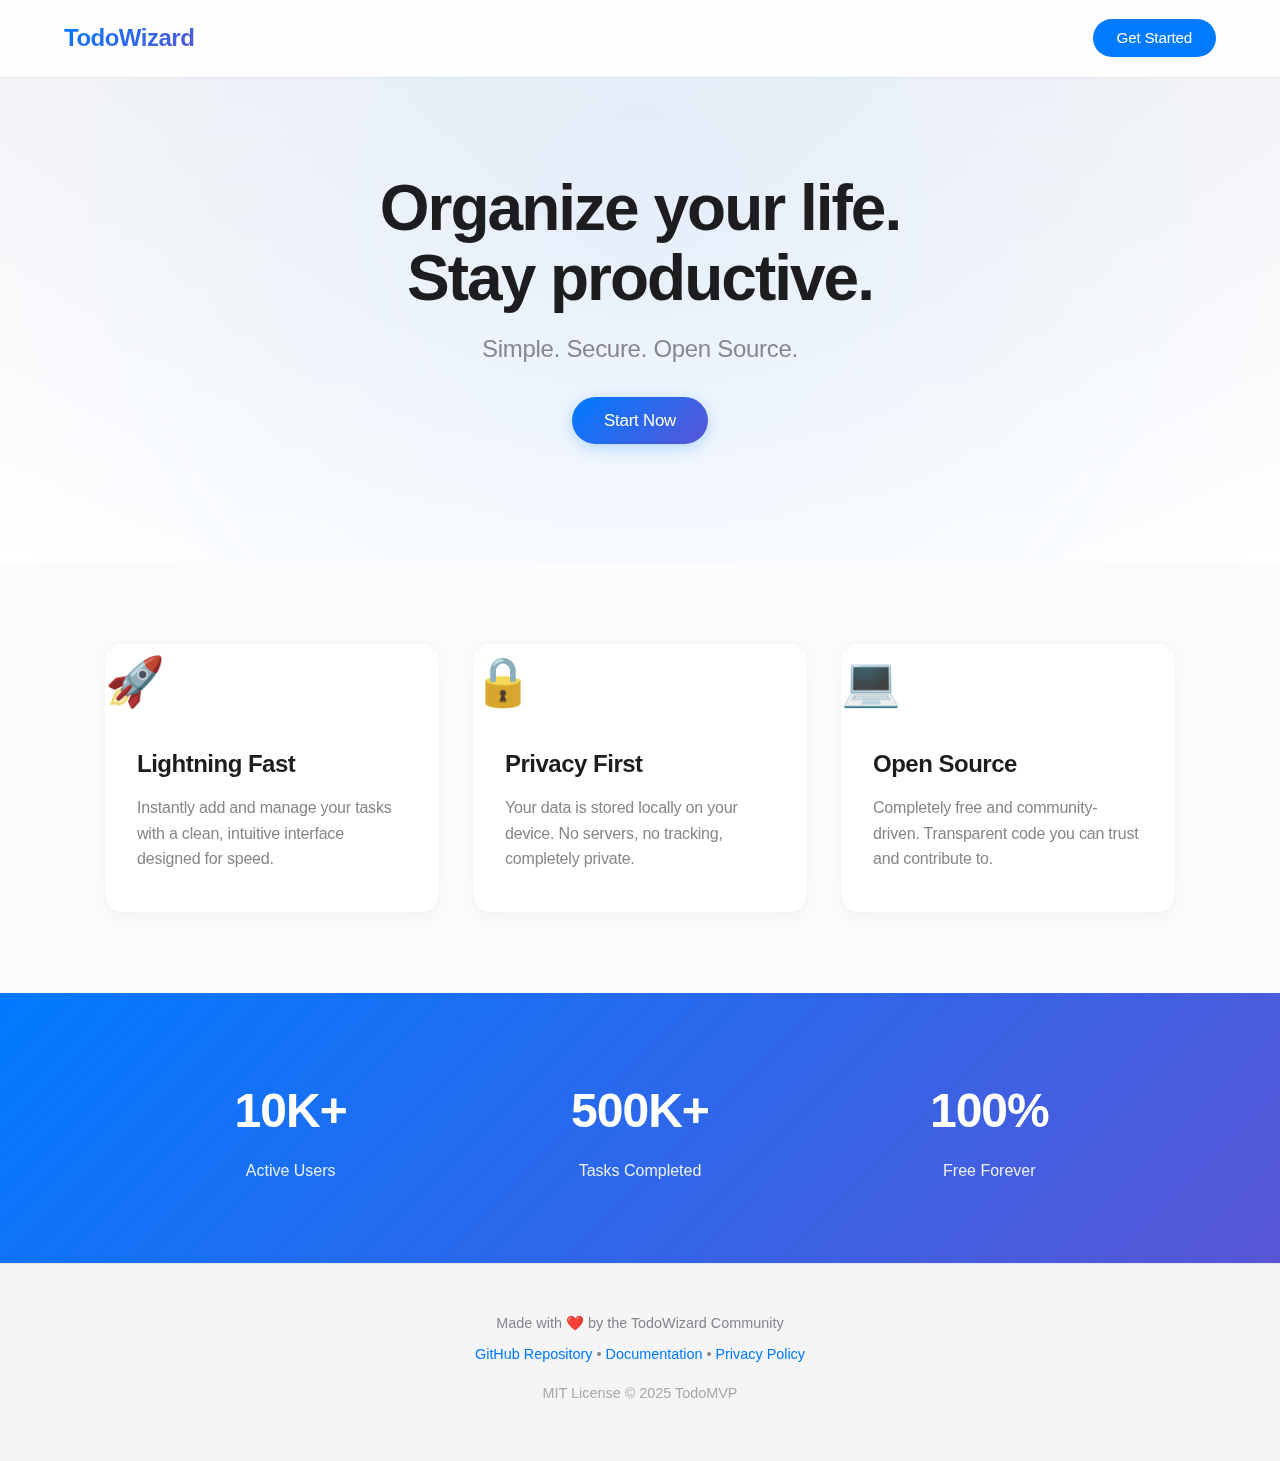
<file: index.html>
<!DOCTYPE html>
<html lang="en">
<head>
  <meta charset="UTF-8" />
  <meta name="viewport" content="width=device-width, initial-scale=1.0" />
  <title>TodoWizard - Stay Organized</title>
  <link rel="stylesheet" href="./assets/css/style.css">
</head>
<body>
  <header class="header">
    <h1 class="logo">TodoWizard</h1>
    <nav>
      <a href="auth.html" class="btn">Get Started</a>
    </nav>
  </header>

  <section class="hero">
    <div class="hero-content">
      <h2>Organize your life.<br>Stay productive.</h2>
      <p>Simple. Secure. Open Source.</p>
      <a href="auth.html" class="btn primary">Start Now</a>
    </div>
  </section>

  <section class="features">
    <div class="feature">
      <div class="feature-icon">🚀</div>
      <h3>Lightning Fast</h3>
      <p>Instantly add and manage your tasks with a clean, intuitive interface designed for speed.</p>
    </div>
    <div class="feature">
      <div class="feature-icon">🔒</div>
      <h3>Privacy First</h3>
      <p>Your data is stored locally on your device. No servers, no tracking, completely private.</p>
    </div>
    <div class="feature">
      <div class="feature-icon">💻</div>
      <h3>Open Source</h3>
      <p>Completely free and community-driven. Transparent code you can trust and contribute to.</p>
    </div>
  </section>

  <section class="stats">
    <div class="stats-container">
      <div class="stat">
        <div class="stat-number">10K+</div>
        <div class="stat-label">Active Users</div>
      </div>
      <div class="stat">
        <div class="stat-number">500K+</div>
        <div class="stat-label">Tasks Completed</div>
      </div>
      <div class="stat">
        <div class="stat-number">100%</div>
        <div class="stat-label">Free Forever</div>
      </div>
    </div>
  </section>

  <footer class="footer">
    <p>Made with ❤️ by the TodoWizard Community</p>
    <p><a href="#">GitHub Repository</a> • <a href="#">Documentation</a> • <a href="#">Privacy Policy</a></p>
    <p style="margin-top: 1rem; opacity: 0.7;">MIT License © 2025 TodoMVP</p>
  </footer>
</body>
</html>
</file>
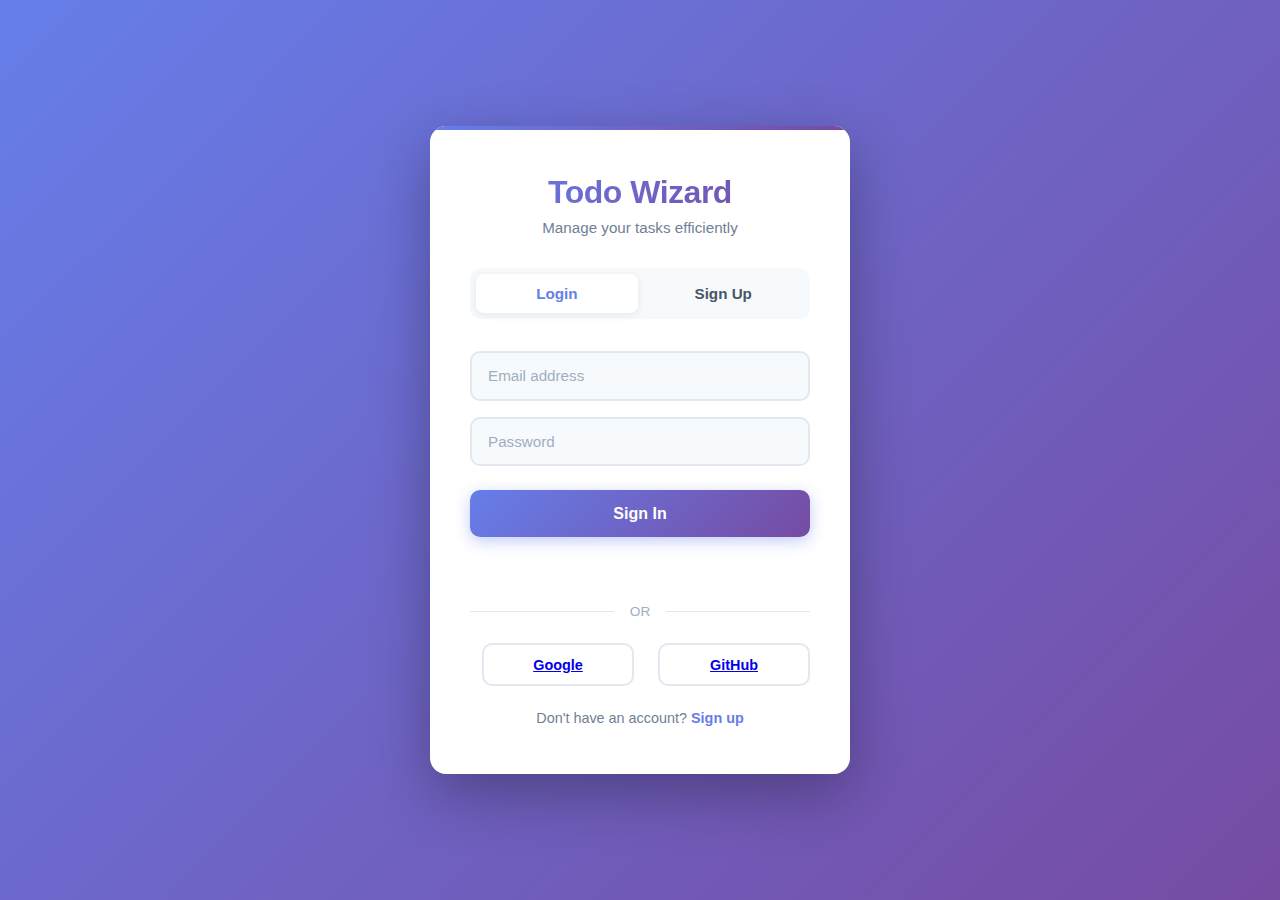
<file: auth.html>
<!DOCTYPE html>
<html lang="en">
<head>
  <meta charset="UTF-8" />
  <meta name="viewport" content="width=device-width, initial-scale=1.0" />
  <title>Todo Wizard - Login or Sign Up</title>
    <link rel="stylesheet" href="./assets/css/auth.css">
</head>
<body>
  <div class="auth-container">
    <h1>Todo Wizard</h1>
    <p class="subtitle">Manage your tasks efficiently</p>

    <div class="tab">
      <button id="login-tab" class="active">Login</button>
      <button id="signup-tab">Sign Up</button>
    </div>

    <form id="login-form" class="auth-form">
      <input type="email" id="login-email" placeholder="Email address" required />
      <input type="password" id="login-password" placeholder="Password" required />
      <button type="submit">Sign In</button>
      <p id="login-message" class="message"></p>
    </form>

    <form id="signup-form" class="auth-form hidden">
      <input type="email" id="signup-email" placeholder="Email address" required />
      <input type="password" id="signup-password" placeholder="Create password" required />
      <div class="password-strength" id="password-strength">
        <div class="password-strength-bar" id="password-strength-bar"></div>
      </div>
      <input type="password" id="signup-confirm" placeholder="Confirm password" required />
      <button type="submit">Create Account</button>
      <p id="signup-message" class="message"></p>
    </form>

    <div class="divider">OR</div>

    <div class="social-login">
      <a href="#"><button class="social-btn"><a href="#">Google</button></a>
      <a href="#"><button class="social-btn"><a href="#">GitHub</button></a>
    </div>

    <p class="footer-link" id="footer-link">
      Don't have an account? <a href="#" id="toggle-link">Sign up</a>
    </p>
  </div>
    <script src="assets/js/auth.js"></script>
</body>
</html>
</file>
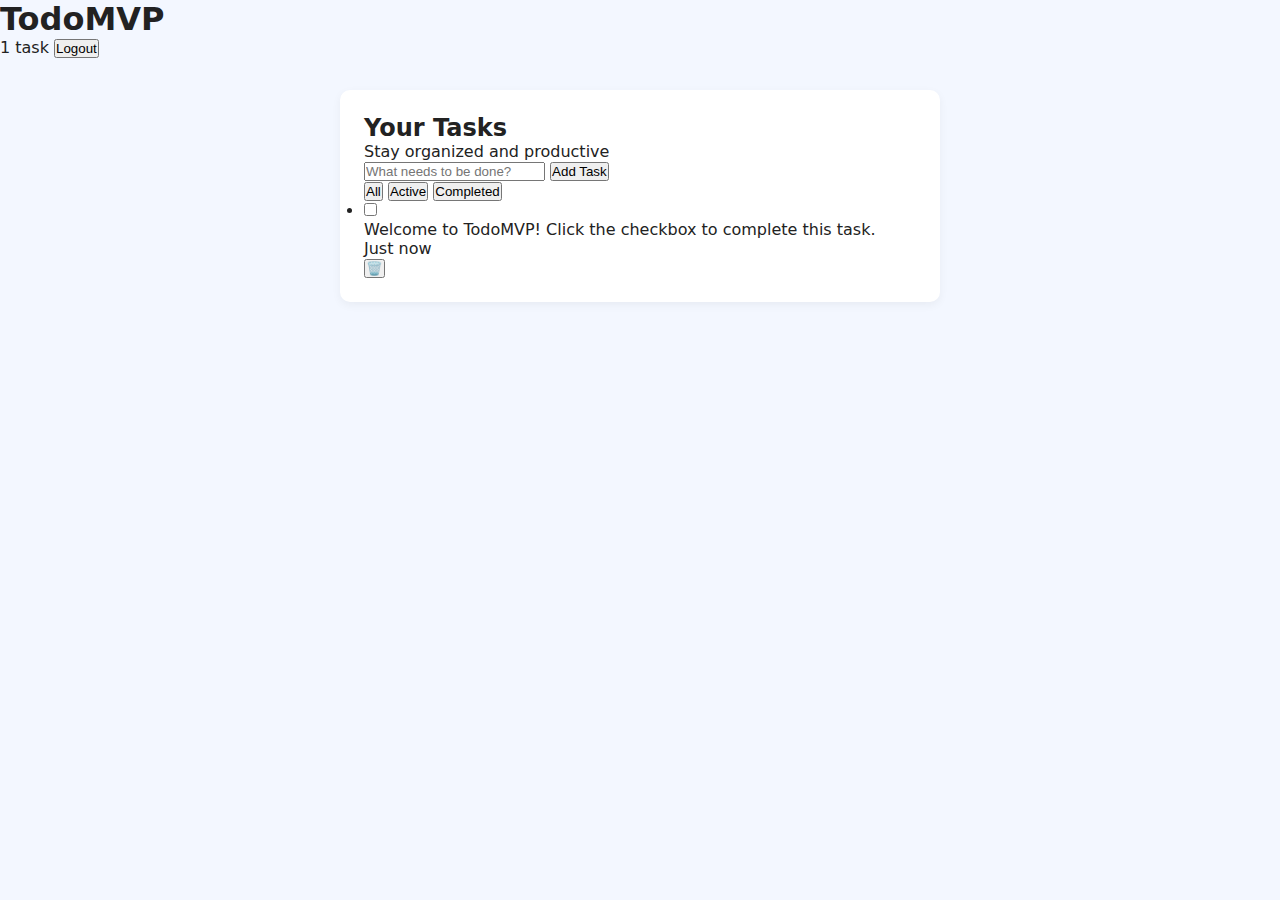
<file: main.html>
<!DOCTYPE html>
<html lang="en">
<head>
  <meta charset="UTF-8">
  <meta name="viewport" content="width=device-width, initial-scale=1.0">
  <title>TodoMVP - Dashboard</title>
  <link rel="stylesheet" href="./assets/css/todo.css">
</head>
<body>
  <header class="header">
    <h1 class="logo">TodoMVP</h1>
    <div class="header-info">
      <span class="task-count" id="task-count">0 tasks</span>
      <button id="logout-btn" class="btn btn-secondary">Logout</button>
    </div>
  </header>

  <main class="todo-container">
    <div class="todo-header">
      <h2>Your Tasks</h2>
      <p>Stay organized and productive</p>
    </div>

    <form id="todo-form">
      <input 
        type="text" 
        id="todo-input" 
        placeholder="What needs to be done?" 
        required 
        autocomplete="off"
      />
      <button type="submit" class="btn primary">Add Task</button>
    </form>

    <div class="filter-tabs">
      <button class="filter-tab active" data-filter="all">All</button>
      <button class="filter-tab" data-filter="active">Active</button>
      <button class="filter-tab" data-filter="completed">Completed</button>
    </div>

    <ul id="todo-list"></ul>
  </main>
  <script src="./assets/js/main.js"></script>
</body>
</html>
</file>
<file: assets/css/style.css>
/* ========== Global Reset ========== */
    * {
      margin: 0;
      padding: 0;
      box-sizing: border-box;
    }

    body {
      font-family: -apple-system, BlinkMacSystemFont, 'SF Pro Display', 'Segoe UI', sans-serif;
      color: #1d1d1f;
      background: #fbfbfd;
      line-height: 1.6;
      overflow-x: hidden;
    }

    /* ========== Header ========== */
    .header {
      display: flex;
      justify-content: space-between;
      align-items: center;
      padding: 1.2rem 5%;
      background: rgba(255, 255, 255, 0.8);
      backdrop-filter: blur(20px) saturate(180%);
      -webkit-backdrop-filter: blur(20px) saturate(180%);
      box-shadow: 0 1px 0 rgba(0, 0, 0, 0.05);
      position: sticky;
      top: 0;
      z-index: 1000;
      transition: all 0.3s ease;
    }

    .logo {
      font-size: 1.5rem;
      font-weight: 600;
      background: linear-gradient(135deg, #007aff 0%, #5856d6 100%);
      -webkit-background-clip: text;
      -webkit-text-fill-color: transparent;
      background-clip: text;
      letter-spacing: -0.5px;
    }

    .btn {
      background: #007aff;
      color: #fff;
      padding: 0.65rem 1.5rem;
      border-radius: 980px;
      text-decoration: none;
      font-size: 0.95rem;
      font-weight: 500;
      transition: all 0.3s cubic-bezier(0.4, 0, 0.2, 1);
      border: none;
      cursor: pointer;
      letter-spacing: -0.2px;
    }

    .btn:hover {
      background: #0051d5;
      transform: scale(1.02);
      box-shadow: 0 4px 12px rgba(0, 122, 255, 0.3);
    }

    .btn.primary {
      background: linear-gradient(135deg, #007aff 0%, #5856d6 100%);
      padding: 0.85rem 2rem;
      font-size: 1.05rem;
      box-shadow: 0 4px 16px rgba(0, 122, 255, 0.25);
    }

    .btn.primary:hover {
      transform: scale(1.05);
      box-shadow: 0 8px 24px rgba(0, 122, 255, 0.35);
    }

    /* ========== Hero Section ========== */
    .hero {
      text-align: center;
      padding: 6rem 5% 8rem;
      background: linear-gradient(180deg, #f5f5f7 0%, #ffffff 100%);
      position: relative;
      overflow: hidden;
    }

    .hero::before {
      content: '';
      position: absolute;
      top: -50%;
      left: -25%;
      width: 150%;
      height: 150%;
      background: radial-gradient(circle, rgba(0, 122, 255, 0.08) 0%, transparent 70%);
      animation: pulse 8s ease-in-out infinite;
    }

    @keyframes pulse {
      0%, 100% { transform: scale(1); opacity: 0.5; }
      50% { transform: scale(1.1); opacity: 0.8; }
    }

    .hero-content {
      position: relative;
      z-index: 1;
      max-width: 800px;
      margin: 0 auto;
    }

    .hero h2 {
      font-size: clamp(2.5rem, 5vw, 4rem);
      color: #1d1d1f;
      margin-bottom: 1rem;
      font-weight: 700;
      letter-spacing: -2px;
      line-height: 1.1;
    }

    .hero p {
      font-size: clamp(1.1rem, 2vw, 1.5rem);
      color: #86868b;
      margin-bottom: 2.5rem;
      font-weight: 400;
      letter-spacing: -0.3px;
    }

    /* ========== Features Section ========== */
    .features {
      display: grid;
      grid-template-columns: repeat(auto-fit, minmax(280px, 1fr));
      gap: 2rem;
      padding: 5rem 5%;
      max-width: 1200px;
      margin: 0 auto;
    }

    .feature {
      background: #ffffff;
      border-radius: 20px;
      padding: 2.5rem 2rem;
      text-align: left;
      box-shadow: 0 4px 20px rgba(0, 0, 0, 0.04);
      border: 1px solid rgba(0, 0, 0, 0.04);
      transition: all 0.4s cubic-bezier(0.4, 0, 0.2, 1);
      position: relative;
      overflow: hidden;
    }

    .feature::before {
      content: '';
      position: absolute;
      top: 0;
      left: 0;
      width: 100%;
      height: 4px;
      background: linear-gradient(90deg, #007aff, #5856d6, #ff2d55);
      transform: scaleX(0);
      transform-origin: left;
      transition: transform 0.4s ease;
    }

    .feature:hover::before {
      transform: scaleX(1);
    }

    .feature:hover {
      transform: translateY(-8px);
      box-shadow: 0 12px 40px rgba(0, 0, 0, 0.08);
    }

    .feature-icon {
      font-size: 3rem;
      margin-bottom: 1.5rem;
      display: block;
      filter: grayscale(0.2);
      transition: transform 0.3s ease;
      margin-top: -2.5rem;
      margin-left: -2rem;
      margin-right: -2rem;
    }

    .feature-icon img {
      width: calc(100% + 4rem);
      height: 200px;
      object-fit: cover;
      border-radius: 20px 20px 0 0;
      display: block;
    }

    .feature:hover .feature-icon {
      transform: scale(1.1);
    }

    .feature h3 {
      font-size: 1.5rem;
      color: #1d1d1f;
      margin-bottom: 0.75rem;
      font-weight: 600;
      letter-spacing: -0.5px;
    }

    .feature p {
      color: #86868b;
      font-size: 1rem;
      line-height: 1.6;
      letter-spacing: -0.2px;
    }

    /* ========== Stats Section ========== */
    .stats {
      background: linear-gradient(135deg, #007aff 0%, #5856d6 100%);
      padding: 4rem 5%;
      text-align: center;
      color: white;
    }

    .stats-container {
      display: grid;
      grid-template-columns: repeat(auto-fit, minmax(200px, 1fr));
      gap: 3rem;
      max-width: 1000px;
      margin: 0 auto;
    }

    .stat {
      padding: 1rem;
    }

    .stat-number {
      font-size: 3rem;
      font-weight: 700;
      margin-bottom: 0.5rem;
      letter-spacing: -1px;
    }

    .stat-label {
      font-size: 1rem;
      opacity: 0.9;
      font-weight: 400;
    }

    /* ========== Footer ========== */
    .footer {
      text-align: center;
      padding: 3rem 5%;
      background: #f5f5f7;
      font-size: 0.9rem;
      color: #86868b;
      border-top: 1px solid rgba(0, 0, 0, 0.06);
    }

    .footer p {
      margin-bottom: 0.5rem;
    }

    .footer a {
      color: #007aff;
      text-decoration: none;
      transition: color 0.2s ease;
    }

    .footer a:hover {
      color: #0051d5;
      text-decoration: underline;
    }

    /* ========== Responsive Design ========== */
    @media (max-width: 768px) {
      .header {
        padding: 1rem 5%;
      }

      .hero {
        padding: 4rem 5% 5rem;
      }

      .features {
        grid-template-columns: 1fr;
        padding: 3rem 5%;
      }

      .stats-container {
        grid-template-columns: 1fr;
        gap: 2rem;
      }

      .stat-number {
        font-size: 2.5rem;
      }
    }

    @media (max-width: 480px) {
      .logo {
        font-size: 1.3rem;
      }

      .btn {
        padding: 0.6rem 1.2rem;
        font-size: 0.9rem;
      }

      .btn.primary {
        padding: 0.75rem 1.5rem;
        font-size: 1rem;
      }
    }
</file>
<file: assets/css/auth.css>
/* ========== Global Reset ========== */
    * {
      margin: 0;
      padding: 0;
      box-sizing: border-box;
    }

    body {
      font-family: -apple-system, BlinkMacSystemFont, 'Segoe UI', Roboto, 'Helvetica Neue', Arial, sans-serif;
      background: linear-gradient(135deg, #667eea 0%, #764ba2 100%);
      color: #1a202c;
      display: flex;
      align-items: center;
      justify-content: center;
      min-height: 100vh;
      padding: 1rem;
    }

    /* ========== Auth Container ========== */
    .auth-container {
      background: #ffffff;
      padding: 3rem 2.5rem;
      border-radius: 16px;
      box-shadow: 0 20px 60px rgba(0, 0, 0, 0.3);
      width: 100%;
      max-width: 420px;
      text-align: center;
      position: relative;
      overflow: hidden;
    }

    .auth-container::before {
      content: '';
      position: absolute;
      top: 0;
      left: 0;
      right: 0;
      height: 4px;
      background: linear-gradient(90deg, #667eea 0%, #764ba2 100%);
    }

    .auth-container h1 {
      background: linear-gradient(135deg, #667eea 0%, #764ba2 100%);
      -webkit-background-clip: text;
      -webkit-text-fill-color: transparent;
      background-clip: text;
      margin-bottom: 0.5rem;
      font-size: 2rem;
      font-weight: 700;
      letter-spacing: -0.5px;
    }

    .subtitle {
      color: #718096;
      font-size: 0.95rem;
      margin-bottom: 2rem;
    }

    /* ========== Tab Navigation ========== */
    .tab {
      display: flex;
      background: #f7fafc;
      border-radius: 10px;
      padding: 0.35rem;
      margin-bottom: 2rem;
      gap: 0.25rem;
    }

    .tab button {
      flex: 1;
      background: transparent;
      border: none;
      padding: 0.7rem 1rem;
      border-radius: 8px;
      font-weight: 600;
      font-size: 0.95rem;
      cursor: pointer;
      color: #4a5568;
      transition: all 0.3s ease;
      position: relative;
    }

    .tab button.active {
      background: #ffffff;
      color: #667eea;
      box-shadow: 0 2px 8px rgba(0, 0, 0, 0.08);
    }

    /* ========== Forms ========== */
    .auth-form {
      display: flex;
      flex-direction: column;
      gap: 1rem;
    }

    .auth-form.hidden {
      display: none;
    }

    .input-group {
      position: relative;
    }

    input[type="email"],
    input[type="password"] {
      width: 100%;
      padding: 0.9rem 1rem;
      border: 2px solid #e2e8f0;
      border-radius: 10px;
      font-size: 0.95rem;
      outline: none;
      transition: all 0.3s ease;
      background: #f7fafc;
    }

    input[type="email"]:focus,
    input[type="password"]:focus {
      border-color: #667eea;
      background: #ffffff;
      box-shadow: 0 0 0 3px rgba(102, 126, 234, 0.1);
    }

    input::placeholder {
      color: #a0aec0;
    }

    button[type="submit"] {
      background: linear-gradient(135deg, #667eea 0%, #764ba2 100%);
      color: white;
      padding: 0.9rem;
      border: none;
      border-radius: 10px;
      cursor: pointer;
      font-weight: 600;
      font-size: 1rem;
      transition: all 0.3s ease;
      margin-top: 0.5rem;
      box-shadow: 0 4px 15px rgba(102, 126, 234, 0.4);
    }

    button[type="submit"]:hover {
      transform: translateY(-2px);
      box-shadow: 0 6px 20px rgba(102, 126, 234, 0.5);
    }

    button[type="submit"]:active {
      transform: translateY(0);
    }

    /* ========== Messages ========== */
    .message {
      font-size: 0.85rem;
      margin-top: 0.5rem;
      min-height: 1.2rem;
      font-weight: 500;
    }

    .message.error {
      color: #e53e3e;
    }

    .message.success {
      color: #38a169;
    }

    /* ========== Password Strength Indicator ========== */
    .password-strength {
      height: 3px;
      background: #e2e8f0;
      border-radius: 3px;
      overflow: hidden;
      margin-top: 0.5rem;
      display: none;
    }

    .password-strength.show {
      display: block;
    }

    .password-strength-bar {
      height: 100%;
      width: 0;
      transition: all 0.3s ease;
      background: #e53e3e;
    }

    .password-strength-bar.weak {
      width: 33%;
      background: #e53e3e;
    }

    .password-strength-bar.medium {
      width: 66%;
      background: #dd6b20;
    }

    .password-strength-bar.strong {
      width: 100%;
      background: #38a169;
    }

    /* ========== Divider ========== */
    .divider {
      display: flex;
      align-items: center;
      margin: 1.5rem 0;
      color: #a0aec0;
      font-size: 0.85rem;
    }

    .divider::before,
    .divider::after {
      content: '';
      flex: 1;
      height: 1px;
      background: #e2e8f0;
    }

    .divider::before {
      margin-right: 1rem;
    }

    .divider::after {
      margin-left: 1rem;
    }

    /* ========== Social Buttons ========== */
    .social-login {
      display: flex;
      gap: 0.75rem;
      margin-top: 1rem;
    }

    .social-btn {
      flex: 1;
      padding: 0.7rem;
      border: 2px solid #e2e8f0;
      border-radius: 10px;
      background: white;
      cursor: pointer;
      transition: all 0.3s ease;
      font-weight: 600;
      font-size: 0.9rem;
      color: #4a5568;
    }

    .social-btn:hover {
      border-color: #667eea;
      color: #667eea;
      transform: translateY(-2px);
    }

    /* ========== Footer Link ========== */
    .footer-link {
      margin-top: 1.5rem;
      color: #718096;
      font-size: 0.9rem;
    }

    .footer-link a {
      color: #667eea;
      text-decoration: none;
      font-weight: 600;
    }

    .footer-link a:hover {
      text-decoration: underline;
    }

    /* ========== Responsive ========== */
    @media (max-width: 480px) {
      .auth-container {
        padding: 2rem 1.5rem;
      }

      .auth-container h1 {
        font-size: 1.6rem;
      }
    }
</file>
<file: assets/css/todo.css>
/* ========== Global Reset ========== */
* {
  margin: 0;
  padding: 0;
  box-sizing: border-box;
}

body {
  font-family: system-ui, sans-serif;
  background: #f3f7ff;
  color: #222;
  min-height: 100vh;
}

/* ========== Navbar ========== */
.top-nav {
  background: #0078ff;
  color: white;
  padding: 1rem 2rem;
  display: flex;
  justify-content: space-between;
  align-items: center;
  box-shadow: 0 2px 10px rgba(0, 0, 0, 0.1);
}

.top-nav h1 {
  font-size: 1.5rem;
}

.top-nav button {
  background: white;
  color: #0078ff;
  border: none;
  padding: 0.5rem 1rem;
  border-radius: 6px;
  cursor: pointer;
  font-weight: 500;
  transition: background 0.2s ease;
}

.top-nav button:hover {
  background: #f0f0f0;
}

/* ========== Todo Container ========== */
.todo-container {
  max-width: 600px;
  margin: 2rem auto;
  background: white;
  border-radius: 10px;
  box-shadow: 0 3px 10px rgba(0, 0, 0, 0.05);
  padding: 1.5rem;
}

/* ========== Add Task ========== */
.add-task {
  display: flex;
  gap: 0.5rem;
  margin-bottom: 1rem;
}

.add-task input {
  flex: 1;
  padding: 0.7rem;
  border: 1px solid #ccc;
  border-radius: 6px;
  outline: none;
  font-size: 0.95rem;
  transition: border-color 0.2s;
}

.add-task input:focus {
  border-color: #0078ff;
}

.add-task button {
  background: #0078ff;
  color: white;
  border: none;
  padding: 0.7rem 1rem;
  border-radius: 6px;
  cursor: pointer;
  font-weight: 500;
  transition: background 0.2s ease;
}

.add-task button:hover {
  background: #005fcc;
}

/* ========== Todo List ========== */
#todoList {
  list-style: none;
  display: flex;
  flex-direction: column;
  gap: 0.8rem;
}

#todoList li {
  display: flex;
  align-items: center;
  justify-content: space-between;
  background: #f9f9f9;
  border-radius: 6px;
  padding: 0.6rem 0.8rem;
  box-shadow: 0 1px 3px rgba(0, 0, 0, 0.05);
}

#todoList li input[type="checkbox"] {
  margin-right: 0.8rem;
  cursor: pointer;
}

#todoList li span {
  flex: 1;
  font-size: 0.95rem;
  outline: none;
}

#todoList li span[contenteditable]:focus {
  background: #eef4ff;
}

#todoList li .delete {
  background: none;
  border: none;
  color: #ff4d4d;
  font-size: 1rem;
  cursor: pointer;
  transition: color 0.2s ease;
}

#todoList li .delete:hover {
  color: #c90000;
}

#todoList li input[type="checkbox"]:checked + span {
  text-decoration: line-through;
  color: #888;
}

/* ========== Responsive Design ========== */
@media (max-width: 480px) {
  .todo-container {
    width: 90%;
    padding: 1rem;
  }

  .top-nav {
    flex-direction: column;
    gap: 0.5rem;
    text-align: center;
  }
}
</file>
